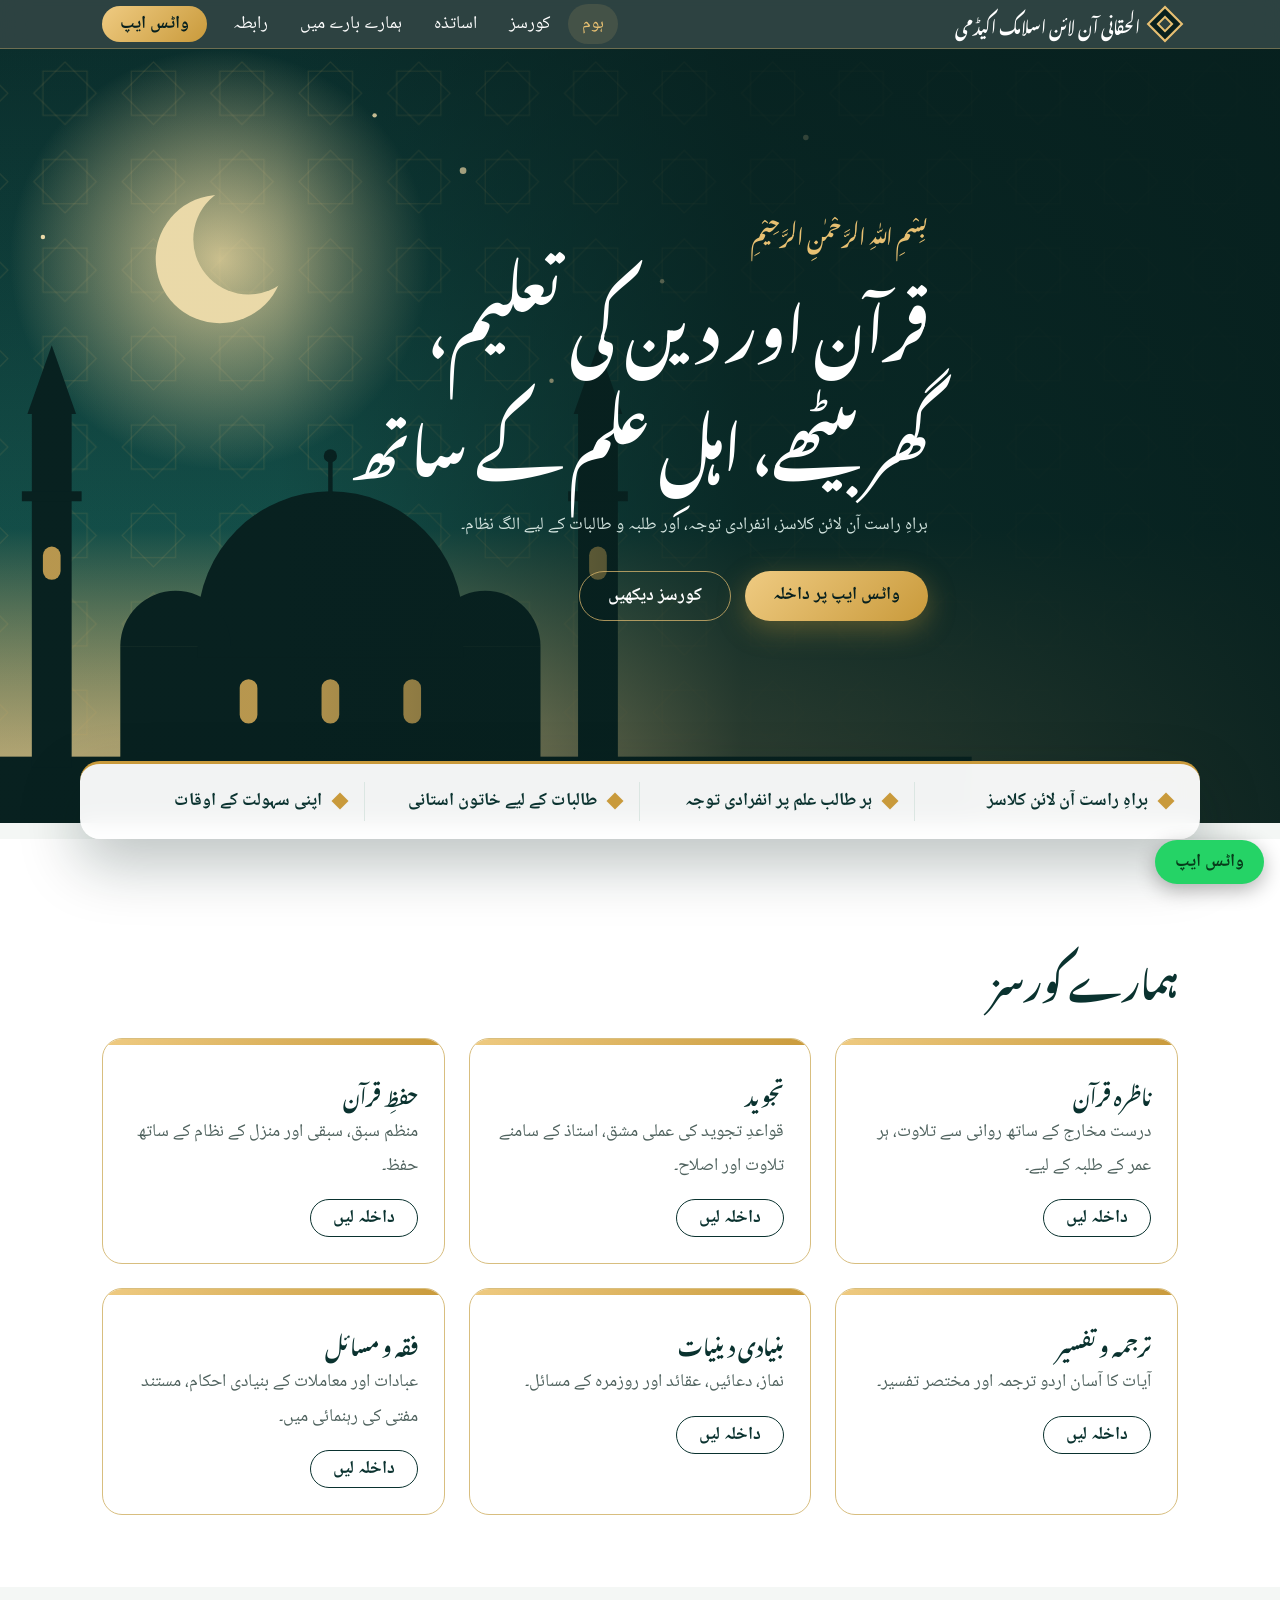
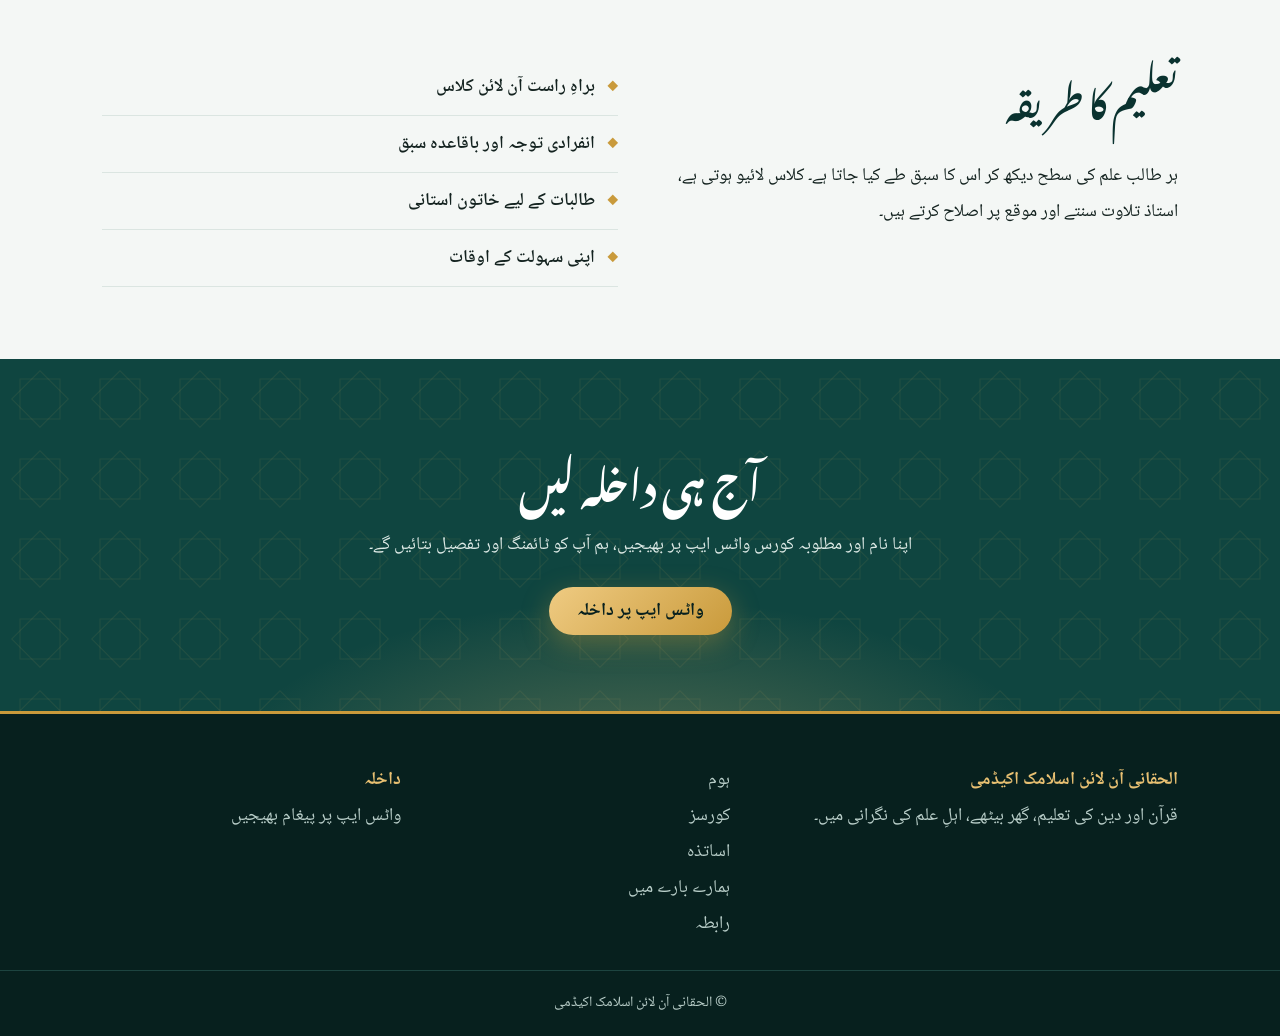
<file: index.html>
<!DOCTYPE html><html lang="ur" dir="rtl"><head><meta charset="utf-8"><meta name="viewport" content="width=device-width,initial-scale=1"><title>ہوم | الحقانی آن لائن اسلامک اکیڈمی</title><meta name="description" content="الحقانی آن لائن اسلامک اکیڈمی: ناظرہ، تجوید، حفظ، ترجمہ و تفسیر اور دینیات کی آن لائن تعلیم، مستند اساتذہ کے ساتھ۔"><link rel="preconnect" href="https://fonts.googleapis.com"><link rel="preconnect" href="https://fonts.gstatic.com" crossorigin><link href="https://fonts.googleapis.com/css2?family=Noto+Naskh+Arabic:wght@400;600;700&family=Noto+Nastaliq+Urdu:wght@500;700&display=swap" rel="stylesheet"><link rel="stylesheet" href="style.css"></head><body>
<header class="top"><div class="wrap bar"><a class="logo" href="index.html"><span class="mark" aria-hidden="true"></span>الحقانی آن لائن اسلامک اکیڈمی</a><button class="burger" aria-label="مینو" aria-expanded="false">☰</button><nav id="nav"><a href="index.html" class=on>ہوم</a><a href="courses.html">کورسز</a><a href="teachers.html">اساتذہ</a><a href="about.html">ہمارے بارے میں</a><a href="contact.html">رابطہ</a><a class="btn sm" data-wa href="#">واٹس ایپ</a></nav></div></header>
<main><section class="hero"><div class="wrap hg"><div><p class="bism">بِسْمِ اللّٰہِ الرَّحْمٰنِ الرَّحِیْمِ</p><h1>قرآن اور دین کی تعلیم،<br>گھر بیٹھے، اہلِ علم کے ساتھ</h1><p class="lead">براہِ راست آن لائن کلاسز، انفرادی توجہ، اور طلبہ و طالبات کے لیے الگ نظام۔</p><div class="acts"><a class="btn gold" data-wa href="#">واٹس ایپ پر داخلہ</a><a class="btn ghost" href="courses.html">کورسز دیکھیں</a></div></div></div></section><section class="strip"><div class="wrap sg"><div>براہِ راست آن لائن کلاسز</div><div>ہر طالب علم پر انفرادی توجہ</div><div>طالبات کے لیے خاتون استانی</div><div>اپنی سہولت کے اوقات</div></div></section><section class="sec alt"><div class="wrap"><h2>ہمارے کورسز</h2><div class="grid"><article class="card cc"><h3>ناظرہ قرآن</h3><p>درست مخارج کے ساتھ روانی سے تلاوت، ہر عمر کے طلبہ کے لیے۔</p><a class="more" data-wa data-course="ناظرہ قرآن" href="#">داخلہ لیں</a></article><article class="card cc"><h3>تجوید</h3><p>قواعدِ تجوید کی عملی مشق، استاذ کے سامنے تلاوت اور اصلاح۔</p><a class="more" data-wa data-course="تجوید" href="#">داخلہ لیں</a></article><article class="card cc"><h3>حفظِ قرآن</h3><p>منظم سبق، سبقی اور منزل کے نظام کے ساتھ حفظ۔</p><a class="more" data-wa data-course="حفظِ قرآن" href="#">داخلہ لیں</a></article><article class="card cc"><h3>ترجمہ و تفسیر</h3><p>آیات کا آسان اردو ترجمہ اور مختصر تفسیر۔</p><a class="more" data-wa data-course="ترجمہ و تفسیر" href="#">داخلہ لیں</a></article><article class="card cc"><h3>بنیادی دینیات</h3><p>نماز، دعائیں، عقائد اور روزمرہ کے مسائل۔</p><a class="more" data-wa data-course="بنیادی دینیات" href="#">داخلہ لیں</a></article><article class="card cc"><h3>فقہ و مسائل</h3><p>عبادات اور معاملات کے بنیادی احکام، مستند مفتی کی رہنمائی میں۔</p><a class="more" data-wa data-course="فقہ و مسائل" href="#">داخلہ لیں</a></article></div></div></section>
<section class="sec"><div class="wrap two"><div><h2>تعلیم کا طریقہ</h2><p>ہر طالب علم کی سطح دیکھ کر اس کا سبق طے کیا جاتا ہے۔ کلاس لائیو ہوتی ہے، استاذ تلاوت سنتے اور موقع پر اصلاح کرتے ہیں۔</p></div><ul class="ticks"><li>براہِ راست آن لائن کلاس</li><li>انفرادی توجہ اور باقاعدہ سبق</li><li>طالبات کے لیے خاتون استانی</li><li>اپنی سہولت کے اوقات</li></ul></div></section><section class="cta"><div class="wrap"><h2>آج ہی داخلہ لیں</h2><p>اپنا نام اور مطلوبہ کورس واٹس ایپ پر بھیجیں، ہم آپ کو ٹائمنگ اور تفصیل بتائیں گے۔</p><a class="btn gold" data-wa href="#">واٹس ایپ پر داخلہ</a></div></section></main>
<footer><div class="wrap foot"><div><b>الحقانی آن لائن اسلامک اکیڈمی</b><p>قرآن اور دین کی تعلیم، گھر بیٹھے، اہلِ علم کی نگرانی میں۔</p></div><div class="fl"><a href="index.html" class=on>ہوم</a><a href="courses.html">کورسز</a><a href="teachers.html">اساتذہ</a><a href="about.html">ہمارے بارے میں</a><a href="contact.html">رابطہ</a></div><div><b>داخلہ</b><p><a data-wa href="#">واٹس ایپ پر پیغام بھیجیں</a></p></div></div><p class="copy">© الحقانی آن لائن اسلامک اکیڈمی</p></footer>
<a class="wafab" data-wa href="#" aria-label="واٹس ایپ پر رابطہ">واٹس ایپ</a><script src="script.js"></script></body></html>
</file>
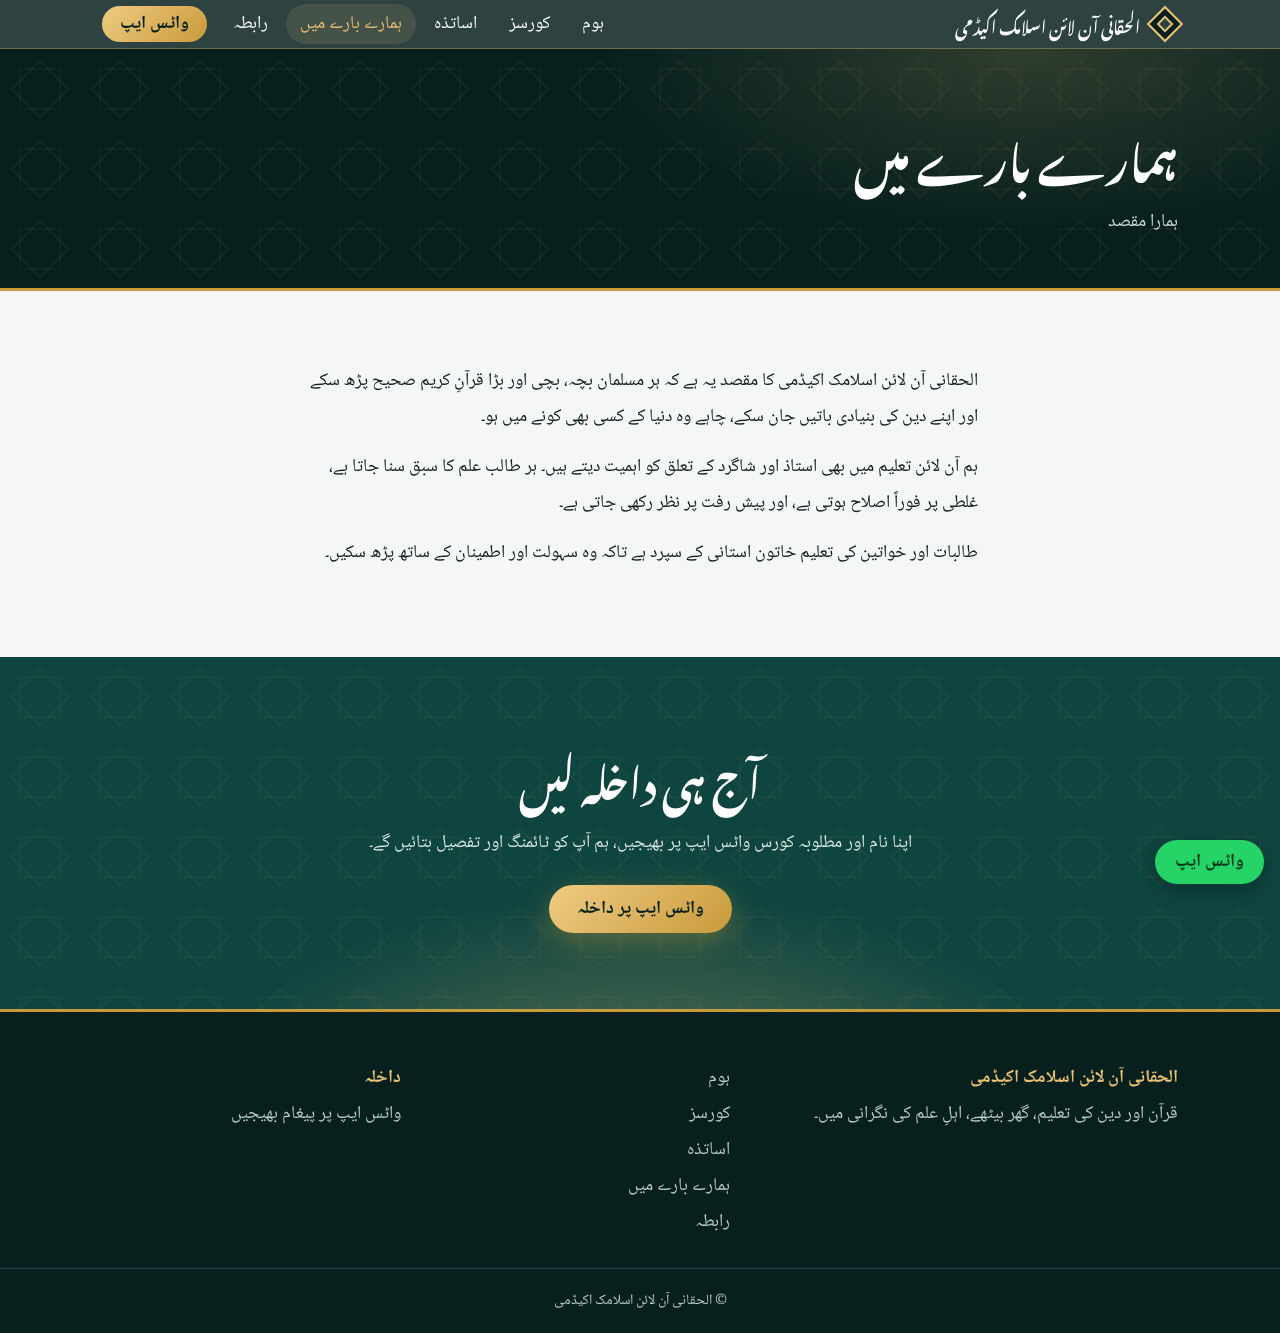
<file: about.html>
<!DOCTYPE html><html lang="ur" dir="rtl"><head><meta charset="utf-8"><meta name="viewport" content="width=device-width,initial-scale=1"><title>ہمارے بارے میں | الحقانی آن لائن اسلامک اکیڈمی</title><meta name="description" content="الحقانی آن لائن اسلامک اکیڈمی: ناظرہ، تجوید، حفظ، ترجمہ و تفسیر اور دینیات کی آن لائن تعلیم، مستند اساتذہ کے ساتھ۔"><link rel="preconnect" href="https://fonts.googleapis.com"><link rel="preconnect" href="https://fonts.gstatic.com" crossorigin><link href="https://fonts.googleapis.com/css2?family=Noto+Naskh+Arabic:wght@400;600;700&family=Noto+Nastaliq+Urdu:wght@500;700&display=swap" rel="stylesheet"><link rel="stylesheet" href="style.css"></head><body>
<header class="top"><div class="wrap bar"><a class="logo" href="index.html"><span class="mark" aria-hidden="true"></span>الحقانی آن لائن اسلامک اکیڈمی</a><button class="burger" aria-label="مینو" aria-expanded="false">☰</button><nav id="nav"><a href="index.html">ہوم</a><a href="courses.html">کورسز</a><a href="teachers.html">اساتذہ</a><a href="about.html" class=on>ہمارے بارے میں</a><a href="contact.html">رابطہ</a><a class="btn sm" data-wa href="#">واٹس ایپ</a></nav></div></header>
<main><section class="phead"><div class="wrap"><h1>ہمارے بارے میں</h1><p>ہمارا مقصد</p></div></section><section class="sec"><div class="wrap prose"><p>الحقانی آن لائن اسلامک اکیڈمی کا مقصد یہ ہے کہ ہر مسلمان بچہ، بچی اور بڑا قرآنِ کریم صحیح پڑھ سکے اور اپنے دین کی بنیادی باتیں جان سکے، چاہے وہ دنیا کے کسی بھی کونے میں ہو۔</p><p>ہم آن لائن تعلیم میں بھی استاذ اور شاگرد کے تعلق کو اہمیت دیتے ہیں۔ ہر طالب علم کا سبق سنا جاتا ہے، غلطی پر فوراً اصلاح ہوتی ہے، اور پیش رفت پر نظر رکھی جاتی ہے۔</p><p>طالبات اور خواتین کی تعلیم خاتون استانی کے سپرد ہے تاکہ وہ سہولت اور اطمینان کے ساتھ پڑھ سکیں۔</p></div></section><section class="cta"><div class="wrap"><h2>آج ہی داخلہ لیں</h2><p>اپنا نام اور مطلوبہ کورس واٹس ایپ پر بھیجیں، ہم آپ کو ٹائمنگ اور تفصیل بتائیں گے۔</p><a class="btn gold" data-wa href="#">واٹس ایپ پر داخلہ</a></div></section></main>
<footer><div class="wrap foot"><div><b>الحقانی آن لائن اسلامک اکیڈمی</b><p>قرآن اور دین کی تعلیم، گھر بیٹھے، اہلِ علم کی نگرانی میں۔</p></div><div class="fl"><a href="index.html">ہوم</a><a href="courses.html">کورسز</a><a href="teachers.html">اساتذہ</a><a href="about.html" class=on>ہمارے بارے میں</a><a href="contact.html">رابطہ</a></div><div><b>داخلہ</b><p><a data-wa href="#">واٹس ایپ پر پیغام بھیجیں</a></p></div></div><p class="copy">© الحقانی آن لائن اسلامک اکیڈمی</p></footer>
<a class="wafab" data-wa href="#" aria-label="واٹس ایپ پر رابطہ">واٹس ایپ</a><script src="script.js"></script></body></html>
</file>
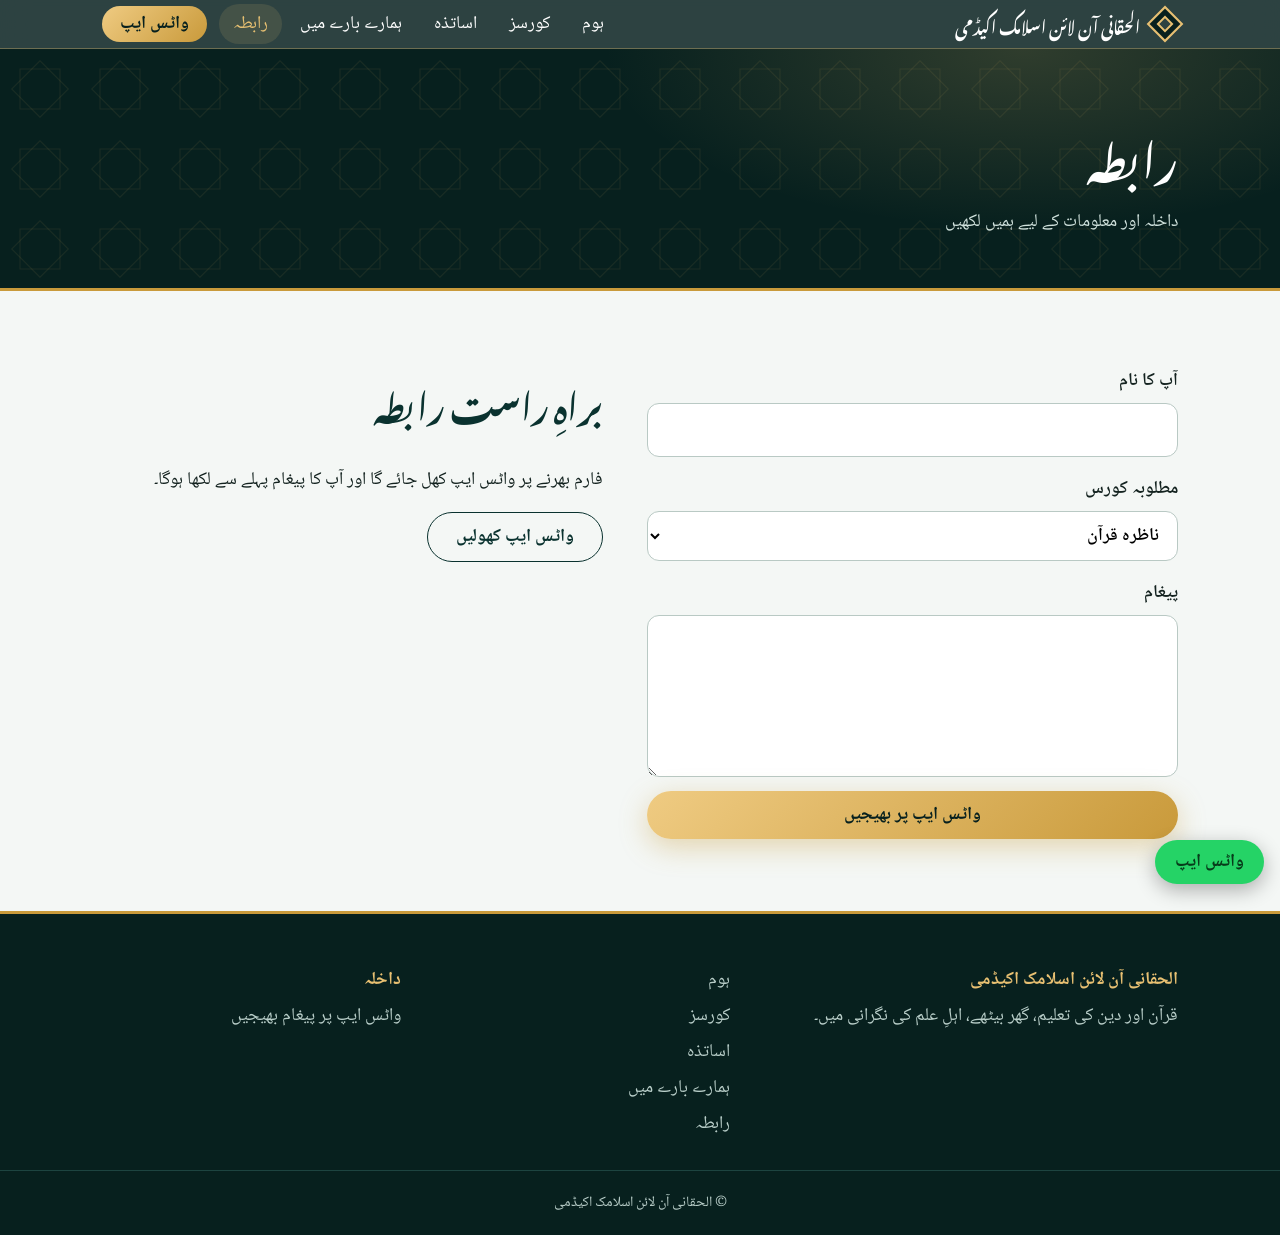
<file: contact.html>
<!DOCTYPE html><html lang="ur" dir="rtl"><head><meta charset="utf-8"><meta name="viewport" content="width=device-width,initial-scale=1"><title>رابطہ | الحقانی آن لائن اسلامک اکیڈمی</title><meta name="description" content="الحقانی آن لائن اسلامک اکیڈمی: ناظرہ، تجوید، حفظ، ترجمہ و تفسیر اور دینیات کی آن لائن تعلیم، مستند اساتذہ کے ساتھ۔"><link rel="preconnect" href="https://fonts.googleapis.com"><link rel="preconnect" href="https://fonts.gstatic.com" crossorigin><link href="https://fonts.googleapis.com/css2?family=Noto+Naskh+Arabic:wght@400;600;700&family=Noto+Nastaliq+Urdu:wght@500;700&display=swap" rel="stylesheet"><link rel="stylesheet" href="style.css"></head><body>
<header class="top"><div class="wrap bar"><a class="logo" href="index.html"><span class="mark" aria-hidden="true"></span>الحقانی آن لائن اسلامک اکیڈمی</a><button class="burger" aria-label="مینو" aria-expanded="false">☰</button><nav id="nav"><a href="index.html">ہوم</a><a href="courses.html">کورسز</a><a href="teachers.html">اساتذہ</a><a href="about.html">ہمارے بارے میں</a><a href="contact.html" class=on>رابطہ</a><a class="btn sm" data-wa href="#">واٹس ایپ</a></nav></div></header>
<main><section class="phead"><div class="wrap"><h1>رابطہ</h1><p>داخلہ اور معلومات کے لیے ہمیں لکھیں</p></div></section><section class="sec"><div class="wrap two"><form id="f"><label>آپ کا نام<input name="n" required></label><label>مطلوبہ کورس<select name="c"><option>ناظرہ قرآن</option><option>تجوید</option><option>حفظِ قرآن</option><option>ترجمہ و تفسیر</option><option>بنیادی دینیات</option><option>فقہ و مسائل</option></select></label><label>پیغام<textarea name="m" rows="4"></textarea></label><button class="btn gold" type="submit">واٹس ایپ پر بھیجیں</button></form><div class="prose"><h2>براہِ راست رابطہ</h2><p>فارم بھرنے پر واٹس ایپ کھل جائے گا اور آپ کا پیغام پہلے سے لکھا ہوگا۔</p><p><a class="btn ghost dk" data-wa href="#">واٹس ایپ کھولیں</a></p></div></div></section></main>
<footer><div class="wrap foot"><div><b>الحقانی آن لائن اسلامک اکیڈمی</b><p>قرآن اور دین کی تعلیم، گھر بیٹھے، اہلِ علم کی نگرانی میں۔</p></div><div class="fl"><a href="index.html">ہوم</a><a href="courses.html">کورسز</a><a href="teachers.html">اساتذہ</a><a href="about.html">ہمارے بارے میں</a><a href="contact.html" class=on>رابطہ</a></div><div><b>داخلہ</b><p><a data-wa href="#">واٹس ایپ پر پیغام بھیجیں</a></p></div></div><p class="copy">© الحقانی آن لائن اسلامک اکیڈمی</p></footer>
<a class="wafab" data-wa href="#" aria-label="واٹس ایپ پر رابطہ">واٹس ایپ</a><script src="script.js"></script></body></html>
</file>
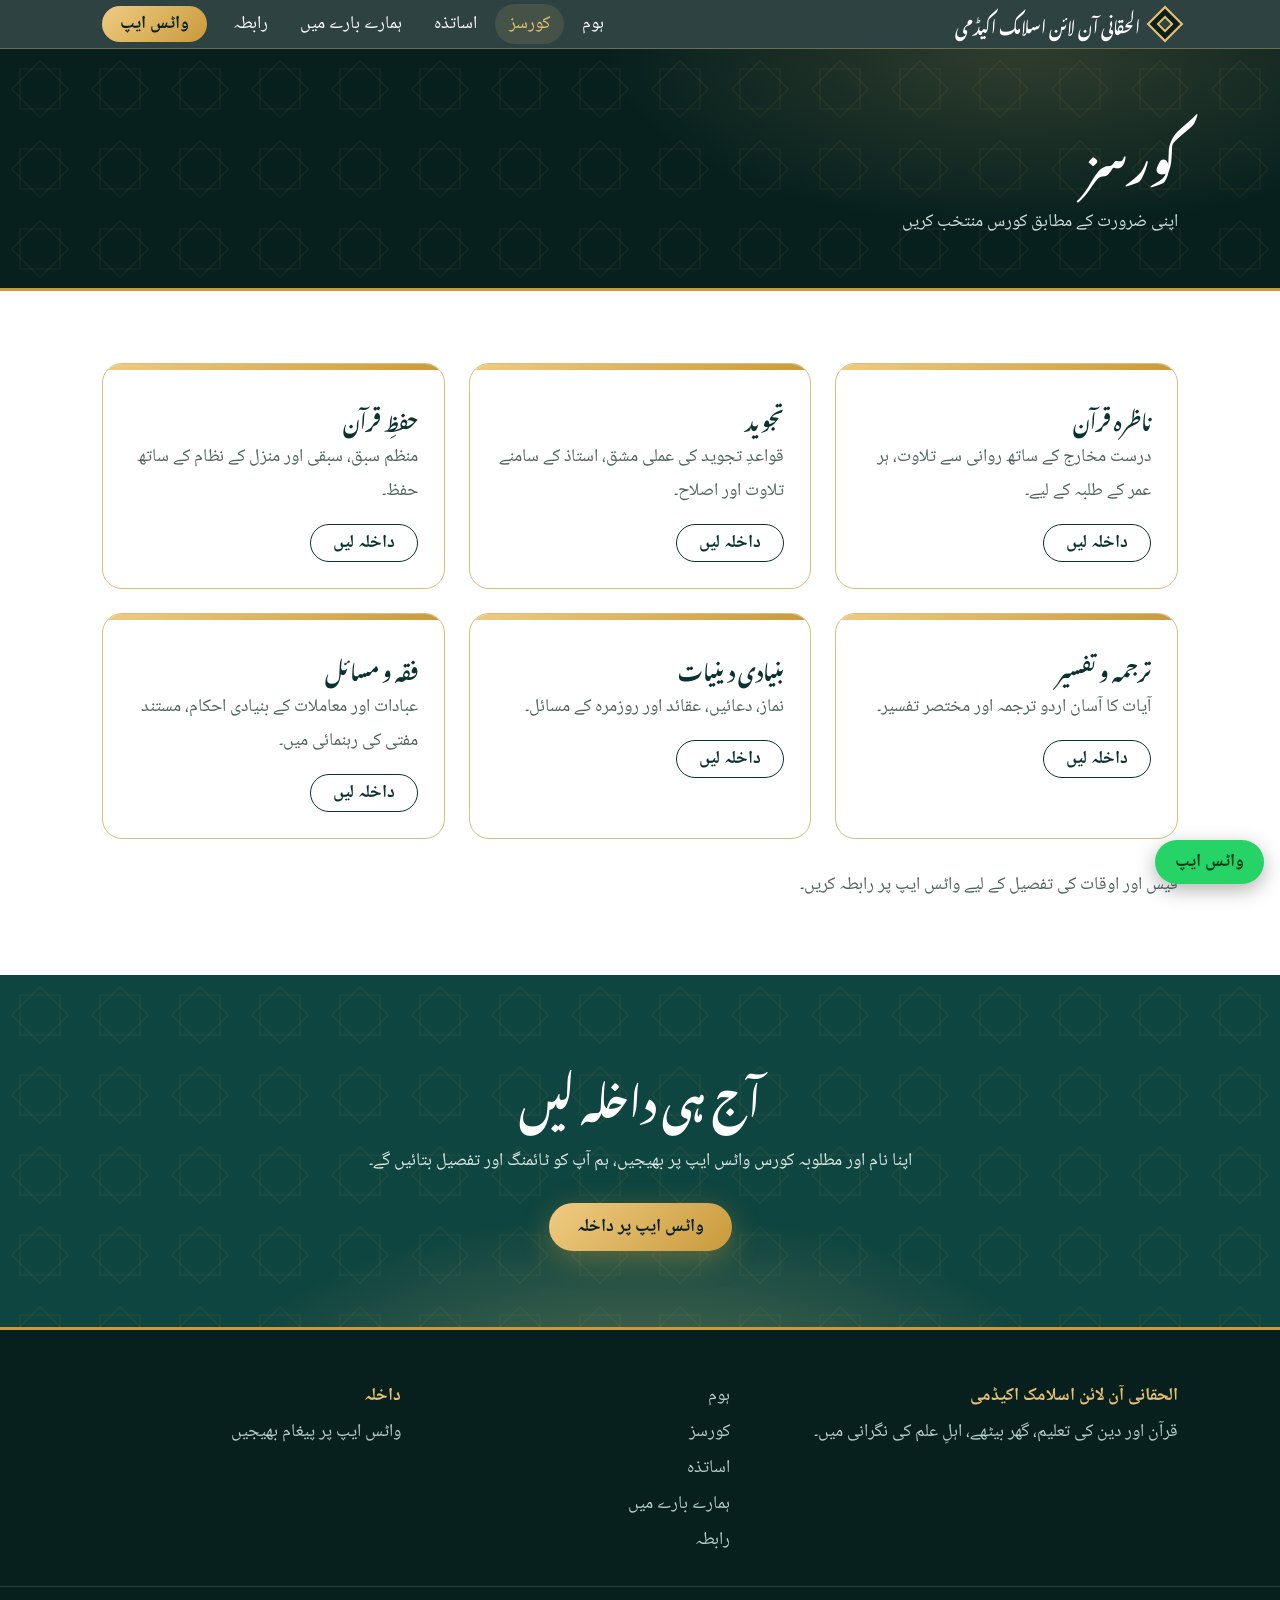
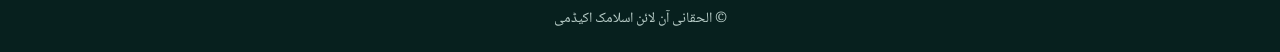
<file: courses.html>
<!DOCTYPE html><html lang="ur" dir="rtl"><head><meta charset="utf-8"><meta name="viewport" content="width=device-width,initial-scale=1"><title>کورسز | الحقانی آن لائن اسلامک اکیڈمی</title><meta name="description" content="الحقانی آن لائن اسلامک اکیڈمی: ناظرہ، تجوید، حفظ، ترجمہ و تفسیر اور دینیات کی آن لائن تعلیم، مستند اساتذہ کے ساتھ۔"><link rel="preconnect" href="https://fonts.googleapis.com"><link rel="preconnect" href="https://fonts.gstatic.com" crossorigin><link href="https://fonts.googleapis.com/css2?family=Noto+Naskh+Arabic:wght@400;600;700&family=Noto+Nastaliq+Urdu:wght@500;700&display=swap" rel="stylesheet"><link rel="stylesheet" href="style.css"></head><body>
<header class="top"><div class="wrap bar"><a class="logo" href="index.html"><span class="mark" aria-hidden="true"></span>الحقانی آن لائن اسلامک اکیڈمی</a><button class="burger" aria-label="مینو" aria-expanded="false">☰</button><nav id="nav"><a href="index.html">ہوم</a><a href="courses.html" class=on>کورسز</a><a href="teachers.html">اساتذہ</a><a href="about.html">ہمارے بارے میں</a><a href="contact.html">رابطہ</a><a class="btn sm" data-wa href="#">واٹس ایپ</a></nav></div></header>
<main><section class="phead"><div class="wrap"><h1>کورسز</h1><p>اپنی ضرورت کے مطابق کورس منتخب کریں</p></div></section><section class="sec alt"><div class="wrap"><div class="grid"><article class="card cc"><h3>ناظرہ قرآن</h3><p>درست مخارج کے ساتھ روانی سے تلاوت، ہر عمر کے طلبہ کے لیے۔</p><a class="more" data-wa data-course="ناظرہ قرآن" href="#">داخلہ لیں</a></article><article class="card cc"><h3>تجوید</h3><p>قواعدِ تجوید کی عملی مشق، استاذ کے سامنے تلاوت اور اصلاح۔</p><a class="more" data-wa data-course="تجوید" href="#">داخلہ لیں</a></article><article class="card cc"><h3>حفظِ قرآن</h3><p>منظم سبق، سبقی اور منزل کے نظام کے ساتھ حفظ۔</p><a class="more" data-wa data-course="حفظِ قرآن" href="#">داخلہ لیں</a></article><article class="card cc"><h3>ترجمہ و تفسیر</h3><p>آیات کا آسان اردو ترجمہ اور مختصر تفسیر۔</p><a class="more" data-wa data-course="ترجمہ و تفسیر" href="#">داخلہ لیں</a></article><article class="card cc"><h3>بنیادی دینیات</h3><p>نماز، دعائیں، عقائد اور روزمرہ کے مسائل۔</p><a class="more" data-wa data-course="بنیادی دینیات" href="#">داخلہ لیں</a></article><article class="card cc"><h3>فقہ و مسائل</h3><p>عبادات اور معاملات کے بنیادی احکام، مستند مفتی کی رہنمائی میں۔</p><a class="more" data-wa data-course="فقہ و مسائل" href="#">داخلہ لیں</a></article></div><p class="note">فیس اور اوقات کی تفصیل کے لیے واٹس ایپ پر رابطہ کریں۔</p></div></section><section class="cta"><div class="wrap"><h2>آج ہی داخلہ لیں</h2><p>اپنا نام اور مطلوبہ کورس واٹس ایپ پر بھیجیں، ہم آپ کو ٹائمنگ اور تفصیل بتائیں گے۔</p><a class="btn gold" data-wa href="#">واٹس ایپ پر داخلہ</a></div></section></main>
<footer><div class="wrap foot"><div><b>الحقانی آن لائن اسلامک اکیڈمی</b><p>قرآن اور دین کی تعلیم، گھر بیٹھے، اہلِ علم کی نگرانی میں۔</p></div><div class="fl"><a href="index.html">ہوم</a><a href="courses.html" class=on>کورسز</a><a href="teachers.html">اساتذہ</a><a href="about.html">ہمارے بارے میں</a><a href="contact.html">رابطہ</a></div><div><b>داخلہ</b><p><a data-wa href="#">واٹس ایپ پر پیغام بھیجیں</a></p></div></div><p class="copy">© الحقانی آن لائن اسلامک اکیڈمی</p></footer>
<a class="wafab" data-wa href="#" aria-label="واٹس ایپ پر رابطہ">واٹس ایپ</a><script src="script.js"></script></body></html>
</file>
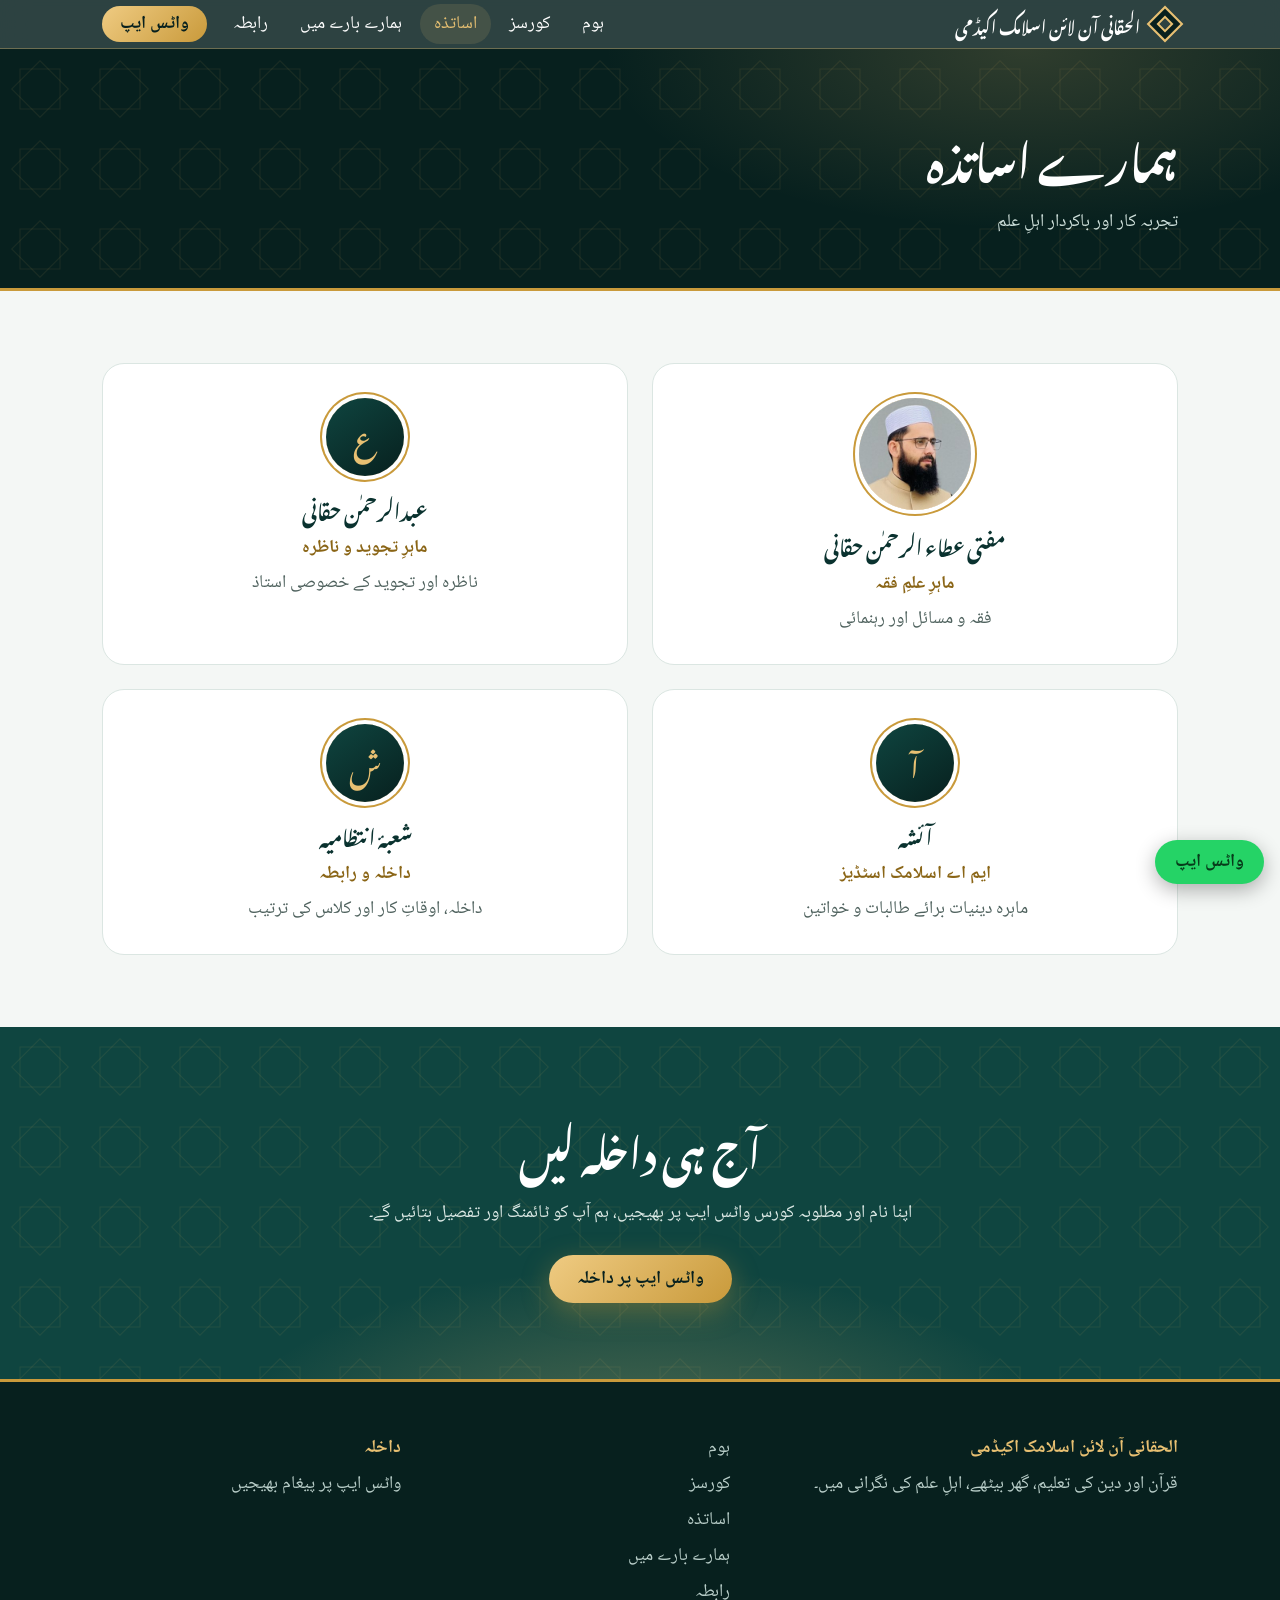
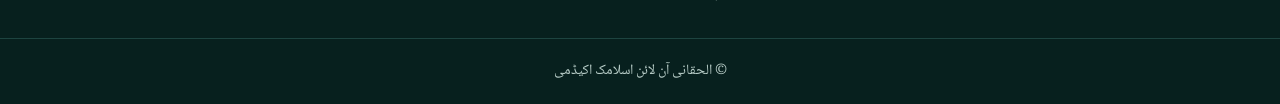
<file: teachers.html>
<!DOCTYPE html><html lang="ur" dir="rtl"><head><meta charset="utf-8"><meta name="viewport" content="width=device-width,initial-scale=1"><title>اساتذہ | الحقانی آن لائن اسلامک اکیڈمی</title><meta name="description" content="الحقانی آن لائن اسلامک اکیڈمی: ناظرہ، تجوید، حفظ، ترجمہ و تفسیر اور دینیات کی آن لائن تعلیم، مستند اساتذہ کے ساتھ۔"><link rel="preconnect" href="https://fonts.googleapis.com"><link rel="preconnect" href="https://fonts.gstatic.com" crossorigin><link href="https://fonts.googleapis.com/css2?family=Noto+Naskh+Arabic:wght@400;600;700&family=Noto+Nastaliq+Urdu:wght@500;700&display=swap" rel="stylesheet"><link rel="stylesheet" href="style.css"></head><body>
<header class="top"><div class="wrap bar"><a class="logo" href="index.html"><span class="mark" aria-hidden="true"></span>الحقانی آن لائن اسلامک اکیڈمی</a><button class="burger" aria-label="مینو" aria-expanded="false">☰</button><nav id="nav"><a href="index.html">ہوم</a><a href="courses.html">کورسز</a><a href="teachers.html" class=on>اساتذہ</a><a href="about.html">ہمارے بارے میں</a><a href="contact.html">رابطہ</a><a class="btn sm" data-wa href="#">واٹس ایپ</a></nav></div></header>
<main><section class="phead"><div class="wrap"><h1>ہمارے اساتذہ</h1><p>تجربہ کار اور باکردار اہلِ علم</p></div></section><section class="sec"><div class="wrap"><div class="grid g2"><article class="card t"><img src="[data-uri]" alt="مفتی عطاء الرحمٰن حقانی" style="display:block;width:112px;height:112px;border-radius:50%;object-fit:cover;margin:0 auto 12px;box-shadow:0 0 0 4px #fff,0 0 0 6px #C99A3B"><h3>مفتی عطاء الرحمٰن حقانی</h3><b>ماہرِ علمِ فقہ</b><p>فقہ و مسائل اور رہنمائی</p></article><article class="card t"><div class="av" aria-hidden="true">ع</div><h3>عبدالرحمٰن حقانی</h3><b>ماہرِ تجوید و ناظرہ</b><p>ناظرہ اور تجوید کے خصوصی استاذ</p></article><article class="card t"><div class="av" aria-hidden="true">آ</div><h3>آئشہ</h3><b>ایم اے اسلامک اسٹڈیز</b><p>ماہرہ دینیات برائے طالبات و خواتین</p></article><article class="card t"><div class="av" aria-hidden="true">ش</div><h3>شعبۂ انتظامیہ</h3><b>داخلہ و رابطہ</b><p>داخلہ، اوقاتِ کار اور کلاس کی ترتیب</p></article></div></div></section><section class="cta"><div class="wrap"><h2>آج ہی داخلہ لیں</h2><p>اپنا نام اور مطلوبہ کورس واٹس ایپ پر بھیجیں، ہم آپ کو ٹائمنگ اور تفصیل بتائیں گے۔</p><a class="btn gold" data-wa href="#">واٹس ایپ پر داخلہ</a></div></section></main>
<footer><div class="wrap foot"><div><b>الحقانی آن لائن اسلامک اکیڈمی</b><p>قرآن اور دین کی تعلیم، گھر بیٹھے، اہلِ علم کی نگرانی میں۔</p></div><div class="fl"><a href="index.html">ہوم</a><a href="courses.html">کورسز</a><a href="teachers.html" class=on>اساتذہ</a><a href="about.html">ہمارے بارے میں</a><a href="contact.html">رابطہ</a></div><div><b>داخلہ</b><p><a data-wa href="#">واٹس ایپ پر پیغام بھیجیں</a></p></div></div><p class="copy">© الحقانی آن لائن اسلامک اکیڈمی</p></footer>
<a class="wafab" data-wa href="#" aria-label="واٹس ایپ پر رابطہ">واٹس ایپ</a><script src="script.js"></script></body></html>
</file>
<file: style.css>
:root{--g:#0A322F;--g2:#0F4540;--g3:#07201E;--gold:#C99A3B;--gl:#E8C072;--bg:#F4F7F5;--ink:#13221F;--mut:#4F625E;--w:#fff;--pat:url("data:image/svg+xml,%3Csvg xmlns='http://www.w3.org/2000/svg' width='80' height='80'%3E%3Cg fill='none' stroke='%23E2B35A' stroke-opacity='.09'%3E%3Crect x='20' y='20' width='40' height='40'/%3E%3Crect x='20' y='20' width='40' height='40' transform='rotate(45 40 40)'/%3E%3C/g%3E%3C/svg%3E");--gg:linear-gradient(135deg,#EFCB82,#C99A3B)}
*{box-sizing:border-box;margin:0}html{scroll-behavior:smooth}
body{font-family:"Noto Naskh Arabic",serif;background:var(--bg);color:var(--ink);font-size:18px;line-height:2}
h1,h2,h3,.logo,.bism{font-family:"Noto Nastaliq Urdu",serif;line-height:2.2;font-weight:700}
a{color:inherit;text-decoration:none}.wrap{max-width:1120px;margin:auto;padding:0 22px}
:focus-visible{outline:3px solid var(--gl);outline-offset:3px}
.top{background:rgba(7,32,30,.84);backdrop-filter:blur(14px);-webkit-backdrop-filter:blur(14px);color:var(--w);position:sticky;top:0;z-index:20;border-bottom:1px solid rgba(232,192,114,.35)}
.bar{display:flex;align-items:center;justify-content:space-between;gap:16px;padding-block:4px}
.logo{font-size:1.05rem;display:flex;align-items:center;gap:12px}
.mark{width:26px;height:26px;border:2px solid var(--gl);transform:rotate(45deg);flex:none;box-shadow:inset 0 0 0 5px var(--g3),inset 0 0 0 7px var(--gl)}
nav{display:flex;align-items:center;gap:4px}nav a{padding:2px 14px;border-radius:99px;transition:background .2s}nav a:hover{background:rgba(255,255,255,.1)}
nav a.on{color:var(--gl);background:rgba(232,192,114,.12)}.burger{display:none;background:none;border:0;color:var(--w);font-size:1.7rem;cursor:pointer}
.btn{display:inline-block;padding:6px 28px;border-radius:99px;font-weight:700;border:1.5px solid var(--gold);cursor:pointer;font:inherit;font-weight:700;transition:transform .2s,box-shadow .2s}
.btn:hover{transform:translateY(-2px)}.btn.sm{padding:0 18px;background:var(--gg);color:var(--g3);border:0;margin-inline-start:8px}
.btn.gold{background:var(--gg);color:var(--g3);border:0;box-shadow:0 8px 28px rgba(201,154,59,.38)}.btn.gold:hover{box-shadow:0 12px 34px rgba(232,192,114,.55)}
.btn.ghost{border-color:rgba(232,192,114,.7);color:var(--w)}.btn.ghost:hover{background:rgba(232,192,114,.15)}.btn.ghost.dk{color:var(--g);border-color:var(--g)}
.hero{color:var(--w);min-height:86vh;display:grid;align-items:center;padding:90px 0 130px;position:relative;overflow:hidden;background:linear-gradient(270deg,rgba(7,32,30,.96) 0%,rgba(7,32,30,.8) 42%,rgba(7,32,30,.05) 78%),url(hero.svg) center/cover no-repeat}
.hg>div{max-width:600px}.bism{color:var(--gl);font-size:1.3rem;margin-bottom:4px}
.hero h1{font-size:clamp(2rem,5.4vw,3.7rem);margin-bottom:10px;line-height:2}.lead{color:#D2E3DE;max-width:32em;margin-bottom:28px;font-size:1.1rem}
.acts{display:flex;gap:14px;flex-wrap:wrap}
.hg>div>*{animation:rise .9s cubic-bezier(.2,.7,.2,1) both}.hg>div>:nth-child(2){animation-delay:.12s}.hg>div>:nth-child(3){animation-delay:.24s}.hg>div>:nth-child(4){animation-delay:.36s}
@keyframes rise{from{opacity:0;transform:translateY(26px)}}
.strip{position:relative;z-index:5;margin-top:-62px}
.sg{display:grid;grid-template-columns:repeat(4,1fr);background:rgba(255,255,255,.95);backdrop-filter:blur(10px);border-radius:20px;border-top:3px solid var(--gold);box-shadow:0 24px 60px rgba(7,32,30,.28);padding:18px 10px}
.sg div{padding:4px 18px;font-weight:700;color:var(--g);display:flex;align-items:center;gap:12px;line-height:1.7}
.sg div+div{border-inline-start:1px solid #dbe6e2}.sg div::before{content:"";width:12px;height:12px;background:var(--gold);transform:rotate(45deg);flex:none}
.sec{padding:72px 0}.sec.alt{background:var(--w)}.strip+.sec{padding-top:100px}
.sec h2{font-size:clamp(1.6rem,3.4vw,2.2rem);margin-bottom:22px;color:var(--g)}
.sec.dark{background:var(--pat),radial-gradient(900px 420px at 85% 0%,rgba(232,192,114,.14),transparent 60%),var(--g3);color:var(--w)}
.sec.dark h2{color:var(--w)}.sec.dark .note{color:#9FB8B2}
.grid{display:grid;grid-template-columns:repeat(3,1fr);gap:24px}.grid.g2{grid-template-columns:repeat(2,1fr)}
.cc{position:relative;overflow:hidden;padding:34px 26px 26px;border-radius:20px;background:#fff;border:1.5px solid #D8BE7F;transition:transform .3s,border-color .3s,box-shadow .3s}
.cc::before{content:"";position:absolute;inset:0;background:radial-gradient(260px circle at var(--x,50%) var(--y,0%),rgba(232,192,114,.2),transparent 65%);opacity:0;transition:opacity .3s;pointer-events:none}
.cc::after{content:"";position:absolute;inset:0 0 auto 0;height:6px;background:var(--gg)}
.cc:hover{transform:translateY(-6px);border-color:var(--gold);box-shadow:0 22px 44px rgba(7,32,30,.16)}.cc:hover::before{opacity:1}
.cc h3{font-size:1.5rem;color:#0A322F;line-height:2;margin-bottom:2px}.cc p{color:#26332F;margin-bottom:16px}
.more{display:inline-block;padding:0 22px;border:1.5px solid var(--g);border-radius:99px;color:var(--g);font-weight:700;transition:.25s}.more:hover{background:var(--g);color:#fff}
.card.t{background:var(--w);border:1px solid #dbe6e2;border-radius:22px;text-align:center;padding:34px 22px 28px;transition:transform .3s,box-shadow .3s}
.card.t:hover{transform:translateY(-6px);box-shadow:0 22px 44px rgba(7,32,30,.14)}
.card h3{font-size:1.25rem;color:var(--g)}.card p{color:var(--mut);line-height:1.9}.card.t b{color:#8A6516;display:block}
.av{width:78px;height:78px;border-radius:50%;background:linear-gradient(145deg,var(--g2),var(--g3));color:var(--gl);display:grid;place-items:center;font-size:1.8rem;margin:0 auto 10px;font-family:"Noto Nastaliq Urdu";box-shadow:0 0 0 4px var(--w),0 0 0 6px var(--gold)}
.two{display:grid;grid-template-columns:1fr 1fr;gap:44px;align-items:start}
.ticks{list-style:none;padding:0}.ticks li{padding:10px 0;border-bottom:1px solid #dbe5e1;font-weight:600}.ticks li::before{content:"◆";color:var(--gold);margin-inline-end:12px}
.phead{background:var(--pat),radial-gradient(700px 300px at 80% 0%,rgba(232,192,114,.18),transparent 60%),var(--g3);color:var(--w);padding:56px 0 48px;border-bottom:3px solid var(--gold)}.phead h1{font-size:clamp(1.9rem,4.5vw,2.8rem)}.phead p{color:#CFE0DB}
.prose{max-width:40em}.prose p{margin-bottom:14px}.note{margin-top:28px;color:var(--mut)}
.cta{background:var(--pat),radial-gradient(600px 260px at 50% 120%,rgba(232,192,114,.3),transparent 70%),var(--g2);color:var(--w);text-align:center;padding:76px 0}.cta h2{font-size:clamp(1.8rem,4vw,2.5rem)}.cta p{margin:4px auto 24px;max-width:34em;color:#DCE9E5}
form{display:grid;gap:14px}label{display:grid;gap:4px;font-weight:600}
input,select,textarea{font:inherit;padding:8px 14px;border:1.5px solid #b9c9c4;border-radius:12px;background:var(--w)}
footer{background:var(--g3);color:#B9CEC9;padding-top:48px;border-top:3px solid var(--gold)}.foot{display:grid;grid-template-columns:1.4fr 1fr 1fr;gap:30px}
footer b{color:var(--gl)}.fl{display:grid}.fl a:hover,footer p a:hover{color:var(--gl)}.copy{text-align:center;padding:18px;margin-top:28px;border-top:1px solid #1d4440;font-size:.9rem}
.wafab{position:fixed;inset-inline-start:16px;bottom:16px;background:#25D366;color:#073B1A;font-weight:700;padding:4px 20px;border-radius:30px;z-index:30;box-shadow:0 6px 20px rgba(0,0,0,.3)}
@media(max-width:860px){.hero{min-height:auto;padding:64px 0 100px;background:linear-gradient(rgba(7,32,30,.84),rgba(7,32,30,.72)),url(hero.svg) 25% center/cover no-repeat}
.two,.foot,.grid,.grid.g2{grid-template-columns:1fr}.sg{grid-template-columns:1fr 1fr;row-gap:8px}.sg div+div{border:0}
.burger{display:block}nav{display:none;position:absolute;inset-inline:0;top:100%;background:var(--g3);flex-direction:column;align-items:stretch;padding:10px 20px 18px}nav.open{display:flex}.btn.sm{text-align:center;margin:6px 0 0}}
@media(prefers-reduced-motion:reduce){html{scroll-behavior:auto}*{animation:none!important;transition:none!important}}
</file>
